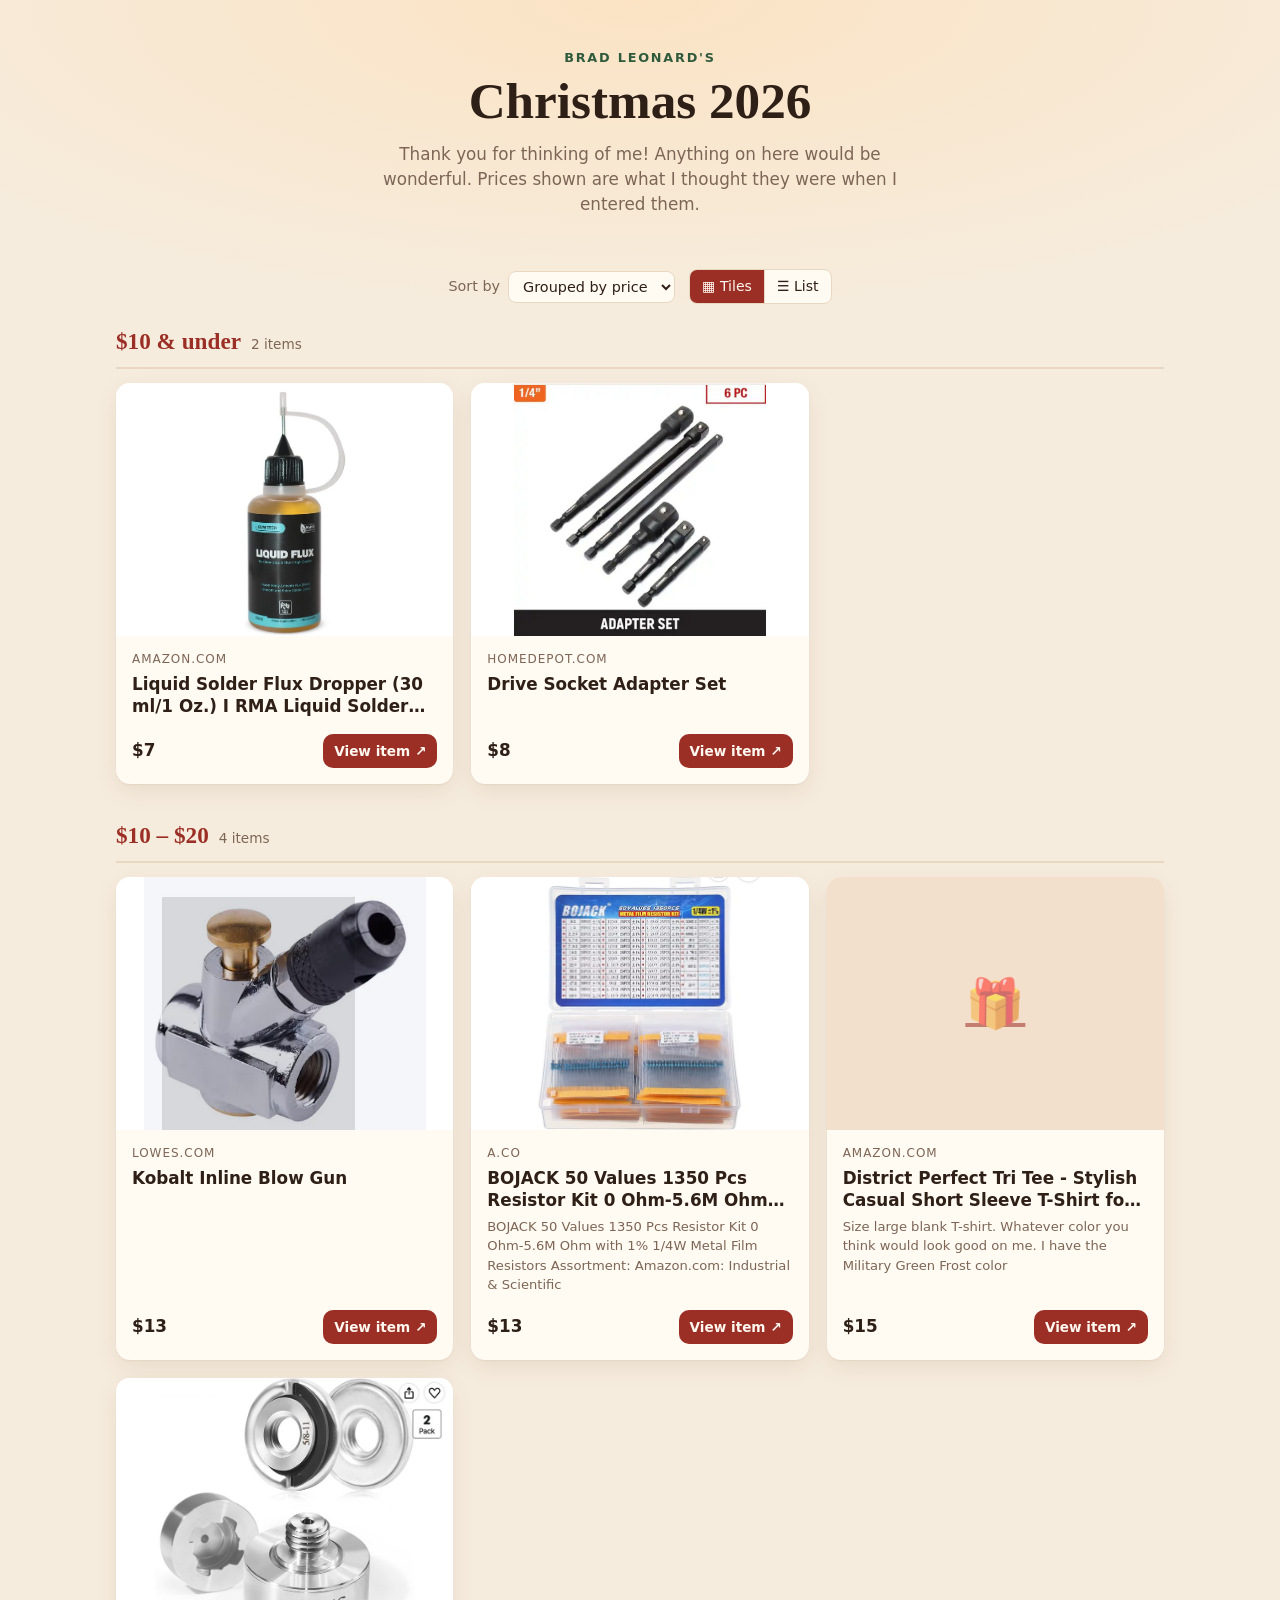
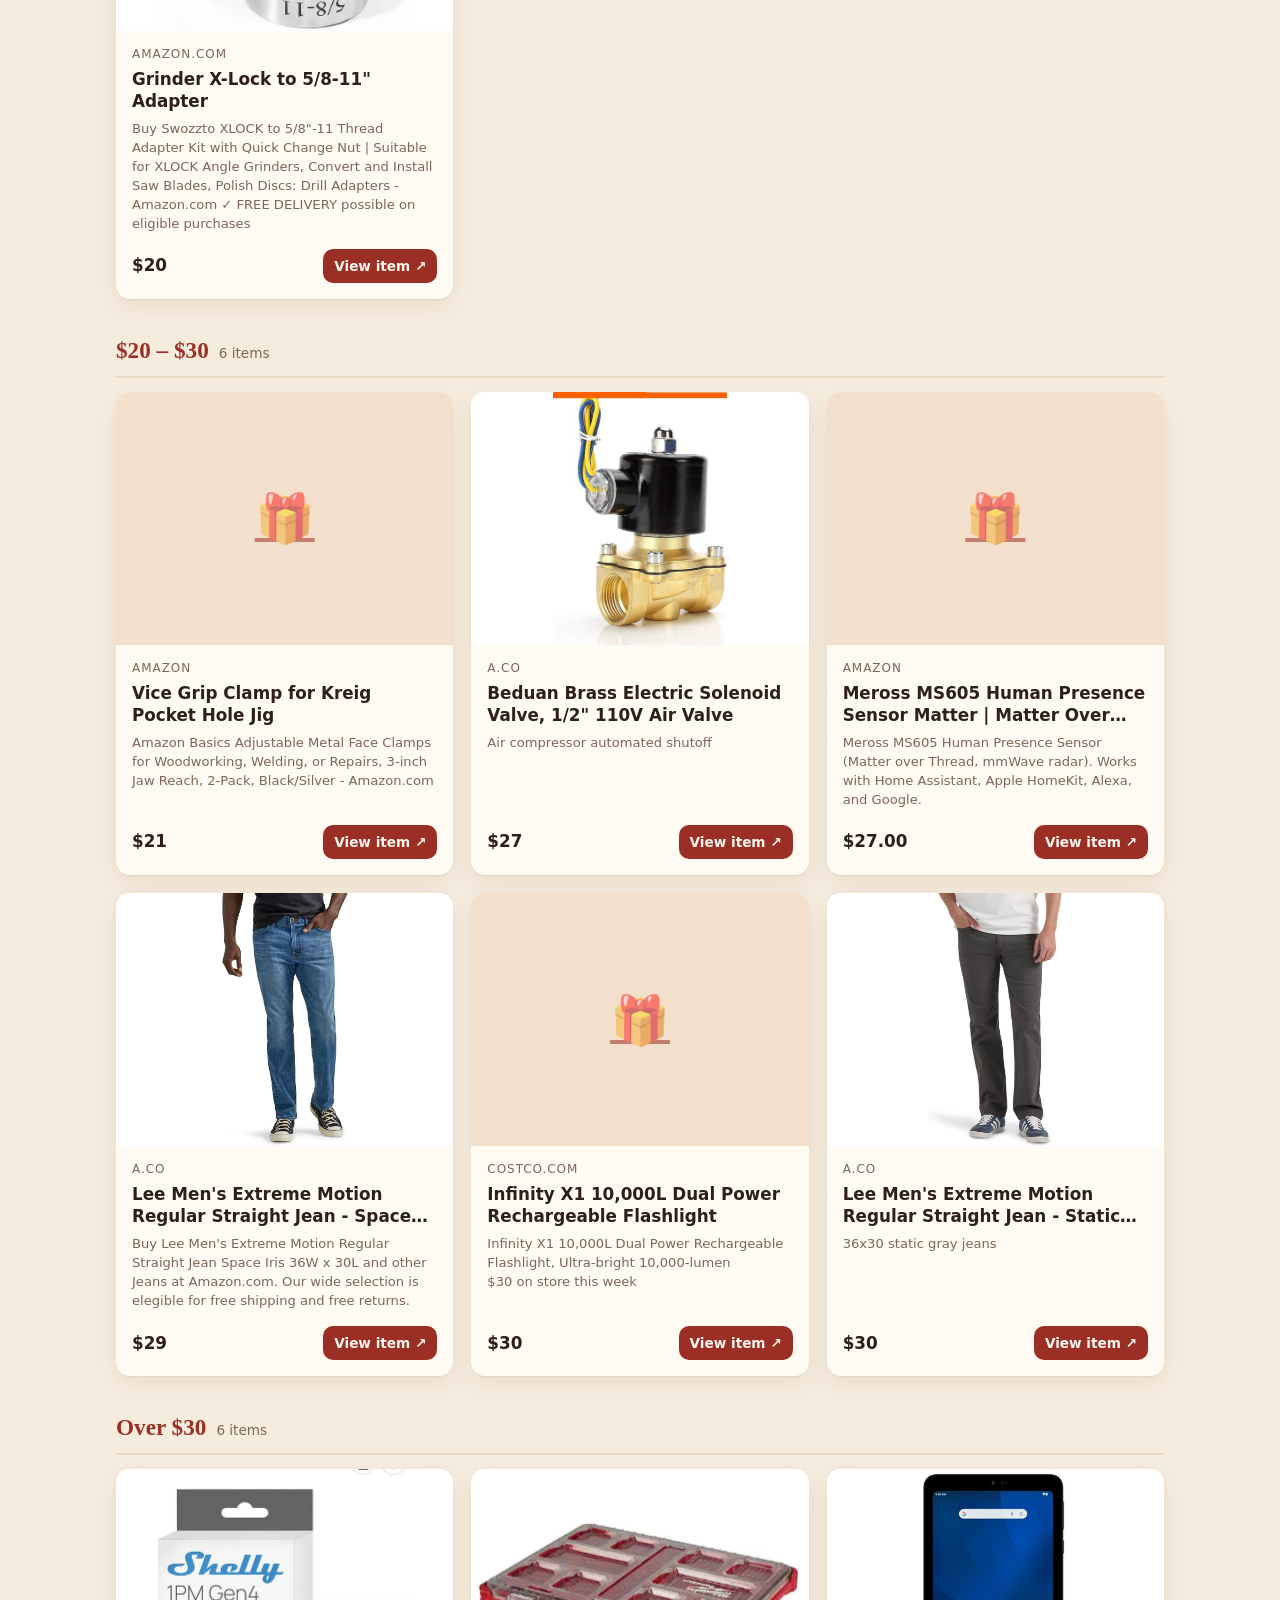
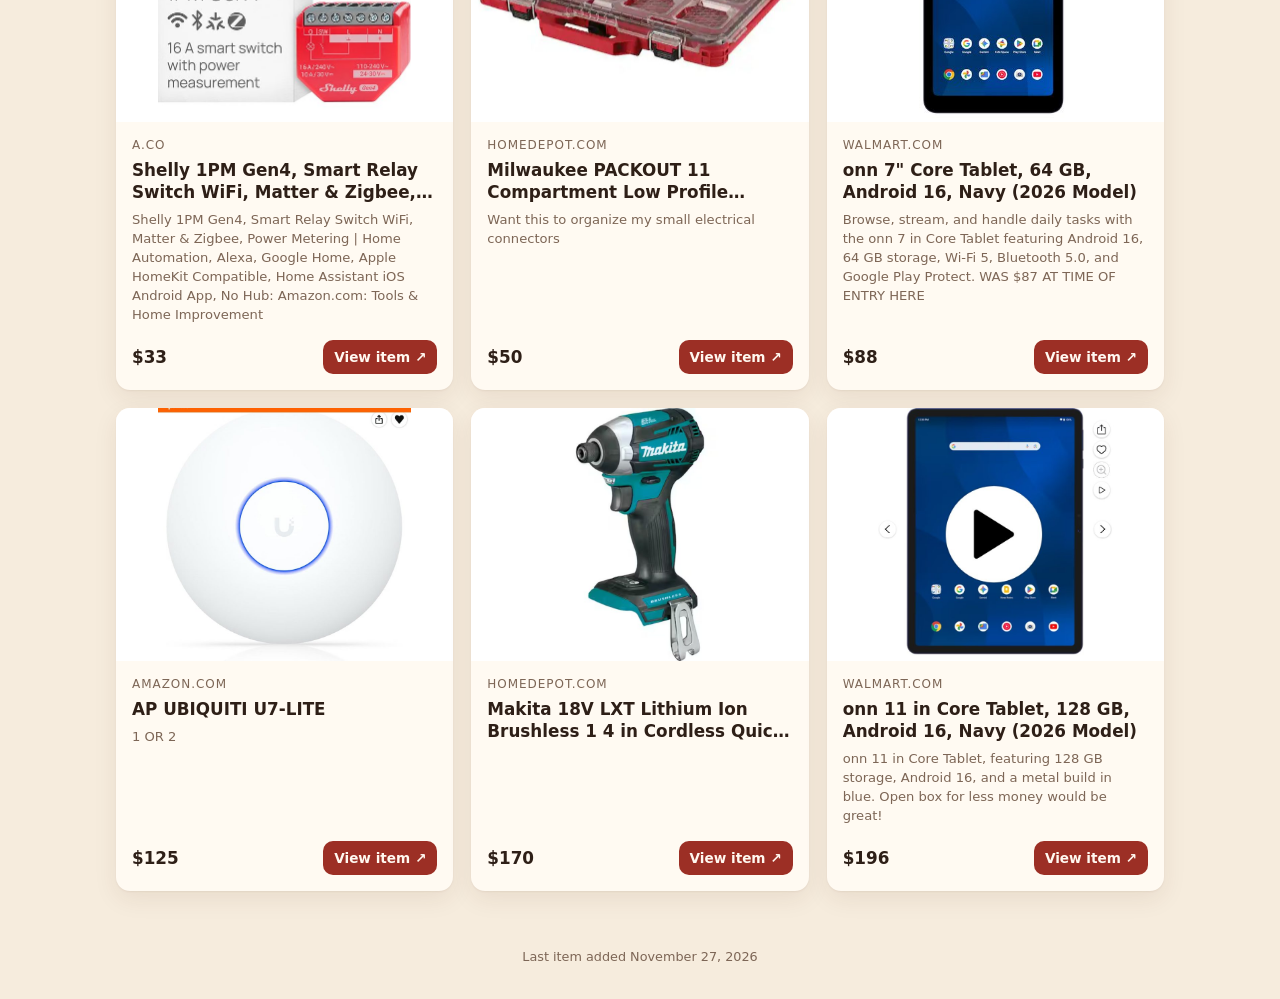
<file: index.html>
<!doctype html>
<html lang="en">
<head>
  <meta charset="utf-8">
  <meta name="viewport" content="width=device-width, initial-scale=1">
  <title>Wish List</title>
  <meta name="robots" content="noindex">
  <link rel="icon" href="data:image/svg+xml,<svg xmlns='http://www.w3.org/2000/svg' viewBox='0 0 100 100'><text y='.9em' font-size='90'>🎁</text></svg>">
  <link rel="stylesheet" href="assets/style.css?v=10">
</head>
<body data-theme="christmas">
  <header class="hero wrap">
    <p class="eyebrow" id="eyebrow"></p>
    <h1 id="title">Wish List</h1>
    <p class="note" id="note"></p>
  </header>

  <main class="wrap">
    <nav class="tabs" id="tabs"></nav>
    <div class="filters" id="filters">
      <label for="sort">Sort by</label>
      <select id="sort">
        <option value="group">Grouped by price</option>
        <option value="priority">Most wanted first</option>
        <option value="price-asc">Price: low to high</option>
        <option value="price-desc">Price: high to low</option>
        <option value="newest">Newest added</option>
      </select>
      <div class="view-toggle" role="group" aria-label="View">
        <button type="button" data-view="tiles" aria-pressed="true"><span aria-hidden="true">▦</span> Tiles</button>
        <button type="button" data-view="list" aria-pressed="false"><span aria-hidden="true">☰</span> List</button>
      </div>
    </div>
    <section class="items" id="grid"></section>
    <p class="empty hidden" id="empty">Nothing on this list yet. Check back soon!</p>
  </main>

  <footer class="site" id="updated"></footer>

  <script src="assets/common.js?v=10"></script>
  <script>
    (async function () {
      const $ = (id) => document.getElementById(id);
      let data;
      try {
        const res = await fetch('data.json?v=' + Date.now(), { cache: 'no-store' });
        data = await res.json();
      } catch (e) {
        $('title').textContent = 'Could not load the list';
        return;
      }

      const params = new URLSearchParams(location.search);
      const listId = params.get('list') || data.activeList || (data.lists[0] && data.lists[0].id);
      const list = data.lists.find(l => l.id === listId) || data.lists[0];
      const sortSel = $('sort');
      sortSel.value = params.get('sort') || 'group';

      document.body.dataset.theme = list.theme || 'plain';
      const name = (data.name || '').trim();
      $('eyebrow').textContent = name ? name + "'s" : '';
      $('title').textContent = list.title;
      $('note').textContent = list.note || '';
      document.title = (name ? name + "'s " : '') + list.title;

      // Tabs only for lists that actually have items
      const withItems = data.lists.filter(l => data.items.some(i => i.list === l.id));
      if (withItems.length > 1) {
        $('tabs').innerHTML = withItems.map(l =>
          `<a href="?list=${encodeURIComponent(l.id)}" class="${l.id === list.id ? 'active' : ''}">${WL.esc(l.title)}</a>`
        ).join('');
      }

      function render() {
        const mode = sortSel.value;
        const mine = data.items.filter(i => i.list === list.id);
        // Grouped: top picks first, then cheapest first within each price group
        const items = mode === 'group' ? WL.sortItems(WL.sortItems(mine, 'price-asc'), 'priority') : WL.sortItems(mine, mode);
        if (mode === 'group') {
          $('grid').innerHTML = WL.groupByPrice(items).map(g => `
            <section class="price-group">
              <h2 class="group-head">${WL.esc(g.label)} <span>${g.items.length} ${g.items.length === 1 ? 'item' : 'items'}</span></h2>
              <div class="grid">${g.items.map(WL.cardHTML).join('')}</div>
            </section>`).join('');
        } else {
          $('grid').innerHTML = `<div class="grid">${items.map(WL.cardHTML).join('')}</div>`;
        }
        $('empty').classList.toggle('hidden', items.length > 0);
        $('filters').classList.toggle('hidden', items.length < 2);
      }
      sortSel.addEventListener('change', render);

      // Tiles / List view: from ?view=, else this visitor's last choice, else tiles
      let view = params.get('view');
      if (!view) { try { view = localStorage.getItem('wishlist-view'); } catch { } }
      function setView(v) {
        view = v === 'list' ? 'list' : 'tiles';
        $('grid').classList.toggle('list-view', view === 'list');
        document.querySelectorAll('.view-toggle button').forEach(b =>
          b.setAttribute('aria-pressed', String(b.dataset.view === view)));
        try { localStorage.setItem('wishlist-view', view); } catch { }
      }
      document.querySelectorAll('.view-toggle button').forEach(b =>
        b.addEventListener('click', () => setView(b.dataset.view)));
      setView(view);
      render();

      const dates = data.items.map(i => i.added).filter(Boolean).sort();
      if (dates.length) $('updated').textContent = 'Last item added ' + WL.niceDate(dates[dates.length - 1]);
    })();
  </script>
</body>
</html>
</file>
<file: assets/style.css>
:root {
  /* Christmas: warm cream, cranberry, forest green and gold */
  --bg: #f6ecdd;
  --bg-glow: #fbe3c4;
  --card: #fffaf2;
  --field: #fffdf9;
  --ink: #2e1f17;
  --muted: #7d6656;
  --line: #e9d8c1;
  --accent: #9c2f25;
  --accent-ink: #fff8f0;
  --accent-soft: #f3e0cc;
  --pop: #2f5a3c;
  --badge: #94600f;
  --radius: 14px;
  --shadow: 0 1px 2px rgba(80,40,10,.06), 0 8px 24px rgba(80,40,10,.08);
  font-family: system-ui, -apple-system, "Segoe UI", Roboto, sans-serif;
}
body[data-theme="birthday"] {
  /* Birthday: peach, terracotta and marigold */
  --bg: #fcefe6;
  --bg-glow: #ffd9c2;
  --line: #f0d6c6;
  --accent: #c2492b;
  --accent-soft: #fbe0d2;
  --pop: #9a4424;
  --badge: #a4600a;
}
body[data-theme="plain"] {
  /* Simple: oatmeal, walnut and rust */
  --bg: #f3ede4;
  --bg-glow: #ece0cf;
  --line: #e2d6c6;
  --accent: #6e4a2e;
  --accent-soft: #ece1d3;
  --pop: #a5512b;
  --badge: #a5512b;
}

* { box-sizing: border-box; }
html { -webkit-text-size-adjust: 100%; }
body {
  margin: 0;
  background: radial-gradient(ellipse 90% 420px at 50% 0, var(--bg-glow), transparent 75%) no-repeat, var(--bg);
  color: var(--ink);
  line-height: 1.5;
  min-height: 100vh;
}
a { color: var(--accent); }
img { max-width: 100%; display: block; }

.wrap { max-width: 1080px; margin: 0 auto; padding: 0 16px; }

/* ---------- Header ---------- */
.hero {
  padding: 48px 0 28px;
  text-align: center;
}
.hero .eyebrow {
  font-size: .8rem;
  letter-spacing: .14em;
  text-transform: uppercase;
  color: var(--pop);
  font-weight: 700;
  margin: 0 0 6px;
}
.hero h1 {
  font-family: Georgia, "Times New Roman", serif;
  font-size: clamp(2rem, 6vw, 3.2rem);
  line-height: 1.1;
  margin: 0 0 12px;
  font-weight: 700;
}
.hero .note {
  max-width: 560px;
  margin: 0 auto;
  color: var(--muted);
  font-size: 1.05rem;
}

.tabs {
  display: flex;
  justify-content: center;
  flex-wrap: wrap;
  gap: 8px;
  margin: 0 0 24px;
}
.tabs a {
  text-decoration: none;
  padding: 7px 16px;
  border-radius: 999px;
  border: 1px solid var(--line);
  color: var(--ink);
  background: var(--card);
  font-size: .92rem;
}
.tabs a.active { background: var(--accent); color: var(--accent-ink); border-color: var(--accent); }

.filters {
  display: flex;
  justify-content: center;
  gap: 8px;
  flex-wrap: wrap;
  margin-bottom: 20px;
  color: var(--muted);
  font-size: .9rem;
  align-items: center;
}
.filters select {
  font: inherit;
  padding: 6px 10px;
  border-radius: 8px;
  border: 1px solid var(--line);
  background: var(--card);
  color: var(--ink);
}

/* ---------- Item grid ---------- */
.grid {
  display: grid;
  grid-template-columns: repeat(auto-fill, minmax(250px, 1fr));
  gap: 18px;
}
.items { padding-bottom: 56px; }
.price-group + .price-group { margin-top: 34px; }
.group-head {
  display: flex;
  align-items: baseline;
  gap: 10px;
  font-family: Georgia, "Times New Roman", serif;
  font-size: 1.45rem;
  font-weight: 700;
  margin: 0 0 14px;
  padding-bottom: 8px;
  border-bottom: 2px solid var(--line);
  color: var(--accent);
}
.group-head span {
  font-family: system-ui, -apple-system, "Segoe UI", Roboto, sans-serif;
  font-size: .85rem;
  font-weight: 500;
  color: var(--muted);
}
.items.list-view .price-group { max-width: 820px; margin-left: auto; margin-right: auto; }
.card {
  background: var(--card);
  border-radius: var(--radius);
  box-shadow: var(--shadow);
  overflow: hidden;
  display: flex;
  flex-direction: column;
  position: relative;
}
.card .thumb {
  aspect-ratio: 4 / 3;
  background: var(--accent-soft);
  display: flex;
  align-items: center;
  justify-content: center;
  overflow: hidden;
}
.card .thumb img {
  width: 100%;
  height: 100%;
  object-fit: contain;
  background: #fff;
}
.card .thumb .placeholder {
  font-size: 3rem;
  opacity: .55;
}
.card .body {
  padding: 14px 16px 16px;
  display: flex;
  flex-direction: column;
  gap: 6px;
  flex: 1;
}
.card .store {
  font-size: .75rem;
  text-transform: uppercase;
  letter-spacing: .08em;
  color: var(--muted);
}
.card h3 {
  margin: 0;
  font-size: 1.05rem;
  line-height: 1.3;
}
.card .desc {
  margin: 0;
  color: var(--muted);
  font-size: .93rem;
  white-space: pre-line;
}
.card .foot {
  margin-top: auto;
  padding-top: 10px;
  display: flex;
  align-items: center;
  justify-content: space-between;
  gap: 10px;
}
.price { font-weight: 700; font-size: 1.05rem; }
.badge {
  position: absolute;
  top: 10px;
  left: 10px;
  background: var(--badge);
  color: #fff;
  font-size: .72rem;
  font-weight: 700;
  letter-spacing: .04em;
  padding: 4px 9px;
  border-radius: 999px;
  text-transform: uppercase;
}

.btn {
  display: inline-flex;
  align-items: center;
  justify-content: center;
  gap: 6px;
  font: inherit;
  font-size: .92rem;
  font-weight: 600;
  padding: 9px 14px;
  border-radius: 10px;
  border: 1px solid transparent;
  background: var(--accent);
  color: var(--accent-ink);
  text-decoration: none;
  cursor: pointer;
  white-space: nowrap;
}
.btn:hover { filter: brightness(1.08); }
.btn.secondary { background: var(--card); color: var(--ink); border-color: var(--line); }
.btn.danger { background: var(--field); color: #b42318; border-color: #f1c4bf; }
.btn.small { padding: 6px 10px; font-size: .85rem; }
.btn:disabled { opacity: .5; cursor: not-allowed; }

.empty {
  text-align: center;
  color: var(--muted);
  padding: 48px 16px 80px;
}
footer.site {
  text-align: center;
  color: var(--muted);
  font-size: .8rem;
  padding: 0 16px 32px;
}

/* ---------- Admin ---------- */
.topbar {
  position: sticky;
  top: 0;
  z-index: 10;
  background: var(--card);
  border-bottom: 1px solid var(--line);
}
.topbar .wrap {
  display: flex;
  align-items: center;
  justify-content: space-between;
  gap: 10px;
  padding-top: 10px;
  padding-bottom: 10px;
}
.topbar h1 { font-size: 1.1rem; margin: 0; white-space: nowrap; }
.topbar .actions { display: flex; gap: 6px; justify-content: flex-end; }

.panel {
  background: var(--card);
  border-radius: var(--radius);
  box-shadow: var(--shadow);
  padding: 18px;
  margin: 18px 0;
}
.panel h2 { margin: 0 0 12px; font-size: 1.1rem; }
.panel p.help { color: var(--muted); font-size: .9rem; margin: 0 0 12px; }

.field { display: flex; flex-direction: column; gap: 4px; margin-bottom: 12px; }
.field label { font-size: .85rem; font-weight: 600; }
.field input, .field textarea, .field select {
  font: inherit;
  font-size: 16px; /* stops iOS zoom on focus */
  padding: 10px 12px;
  border-radius: 10px;
  border: 1px solid var(--line);
  background: var(--field);
  color: var(--ink);
  width: 100%;
}
.field textarea { min-height: 80px; resize: vertical; }
.row { display: grid; grid-template-columns: 1fr 1fr; gap: 12px; }
.inline { display: flex; gap: 8px; }
.inline input { flex: 1; min-width: 0; }

.quick {
  display: grid;
  grid-template-columns: repeat(3, 1fr);
  gap: 8px;
  margin-bottom: 14px;
}
.quick .btn { flex-direction: column; padding: 12px 6px; font-size: .82rem; gap: 2px; }
.quick .btn .ico { font-size: 1.4rem; line-height: 1; }

.preview-img {
  width: 100%;
  max-height: 220px;
  object-fit: contain;
  background: #fff;
  border: 1px solid var(--line);
  border-radius: 10px;
  margin-bottom: 8px;
}

.admin-list { display: flex; flex-direction: column; gap: 10px; }
.admin-item {
  display: grid;
  grid-template-columns: 64px 1fr auto;
  gap: 12px;
  align-items: center;
  background: var(--card);
  border: 1px solid var(--line);
  border-radius: 12px;
  padding: 10px;
}
.admin-item img, .admin-item .noimg {
  width: 64px;
  height: 64px;
  object-fit: contain;
  border-radius: 8px;
  background: var(--accent-soft);
  display: flex;
  align-items: center;
  justify-content: center;
  font-size: 1.6rem;
}
.admin-item .t { font-weight: 600; line-height: 1.3; }
.admin-item .m { color: var(--muted); font-size: .85rem; }
.admin-item .ctl { display: flex; gap: 4px; flex-wrap: wrap; justify-content: flex-end; }
.admin-item .ctl .btn { padding: 6px 9px; }

.status {
  position: fixed;
  left: 50%;
  bottom: 20px;
  transform: translateX(-50%);
  background: #2e1f17;
  color: #fff8f0;
  padding: 10px 16px;
  border-radius: 10px;
  font-size: .92rem;
  z-index: 50;
  max-width: calc(100% - 32px);
  box-shadow: var(--shadow);
}
.status.error { background: #b42318; }

dialog {
  border: none;
  border-radius: var(--radius);
  padding: 0;
  width: min(560px, calc(100% - 24px));
  max-height: calc(100vh - 24px);
  box-shadow: 0 20px 60px rgba(60,30,10,.3);
  color: var(--ink);
  background: var(--card);
}
dialog::backdrop { background: rgba(46, 26, 14, .45); }
dialog .dlg-head {
  display: flex;
  align-items: center;
  justify-content: space-between;
  padding: 14px 18px;
  border-bottom: 1px solid var(--line);
  position: sticky;
  top: 0;
  background: var(--card);
  z-index: 1;
}
dialog .dlg-head h2 { margin: 0; font-size: 1.1rem; }
dialog .dlg-body { padding: 18px; }
dialog .dlg-foot {
  display: flex;
  justify-content: space-between;
  gap: 8px;
  padding: 14px 18px;
  border-top: 1px solid var(--line);
  position: sticky;
  bottom: 0;
  background: var(--card);
}
#scanner { width: 100%; min-height: 240px; background: #111; border-radius: 10px; overflow: hidden; }

.list-row { display: grid; grid-template-columns: 1fr 120px auto; gap: 8px; margin-bottom: 8px; }
.list-row input, .list-row select {
  font: inherit; font-size: 16px; padding: 8px 10px; border-radius: 8px; border: 1px solid var(--line); min-width: 0;
}
.hidden { display: none !important; }

@media (max-width: 560px) {
  .row { grid-template-columns: 1fr; gap: 0; }
  .admin-item { grid-template-columns: 52px 1fr; }
  .admin-item img, .admin-item .noimg { width: 52px; height: 52px; }
  .admin-item .ctl { grid-column: 1 / -1; justify-content: flex-start; }
  .list-row { grid-template-columns: 1fr 100px; }
  .list-row .btn { grid-column: 1 / -1; }
  .topbar h1 { font-size: 1rem; }
  .hero { padding-top: 32px; }
}
dialog .status { bottom: 84px; text-align: center; width: max-content; }

/* ---------- Tiles / List toggle ---------- */
.view-toggle {
  display: inline-flex;
  border: 1px solid var(--line);
  border-radius: 8px;
  overflow: hidden;
  background: var(--card);
  margin-left: 6px;
}
.view-toggle button {
  font: inherit;
  font-size: .88rem;
  border: none;
  background: transparent;
  color: var(--ink);
  padding: 6px 12px;
  cursor: pointer;
}
.view-toggle button + button { border-left: 1px solid var(--line); }
.view-toggle button[aria-pressed="true"] { background: var(--accent); color: var(--accent-ink); }

/* ---------- List view ---------- */
.items.list-view .grid {
  grid-template-columns: 1fr;
  max-width: 820px;
  margin: 0 auto;
  gap: 12px;
}
.items.list-view .grid .card {
  flex-direction: row;
  align-items: stretch;
}
.items.list-view .grid .card .thumb {
  width: 140px;
  flex: 0 0 140px;
  aspect-ratio: auto;
  min-height: 120px;
}
.items.list-view .grid .card .body { padding: 12px 16px; }
.items.list-view .grid .card .foot { padding-top: 6px; }
.items.list-view .grid .badge { font-size: .65rem; padding: 3px 7px; top: 8px; left: 8px; }
@media (max-width: 560px) {
  .items.list-view .grid .card .thumb { width: 96px; flex-basis: 96px; min-height: 96px; }
  .items.list-view .grid .card .body { padding: 10px 12px; }
  .items.list-view .grid .card h3 { font-size: .98rem; }
}

/* ---------- Short names, full (smaller) notes ---------- */
.card h3 {
  display: -webkit-box;
  -webkit-line-clamp: 2;
  -webkit-box-orient: vertical;
  overflow: hidden;
  overflow-wrap: anywhere;
}
.card .desc {
  font-size: .82rem;
  line-height: 1.45;
  overflow-wrap: anywhere;
}
</file>
